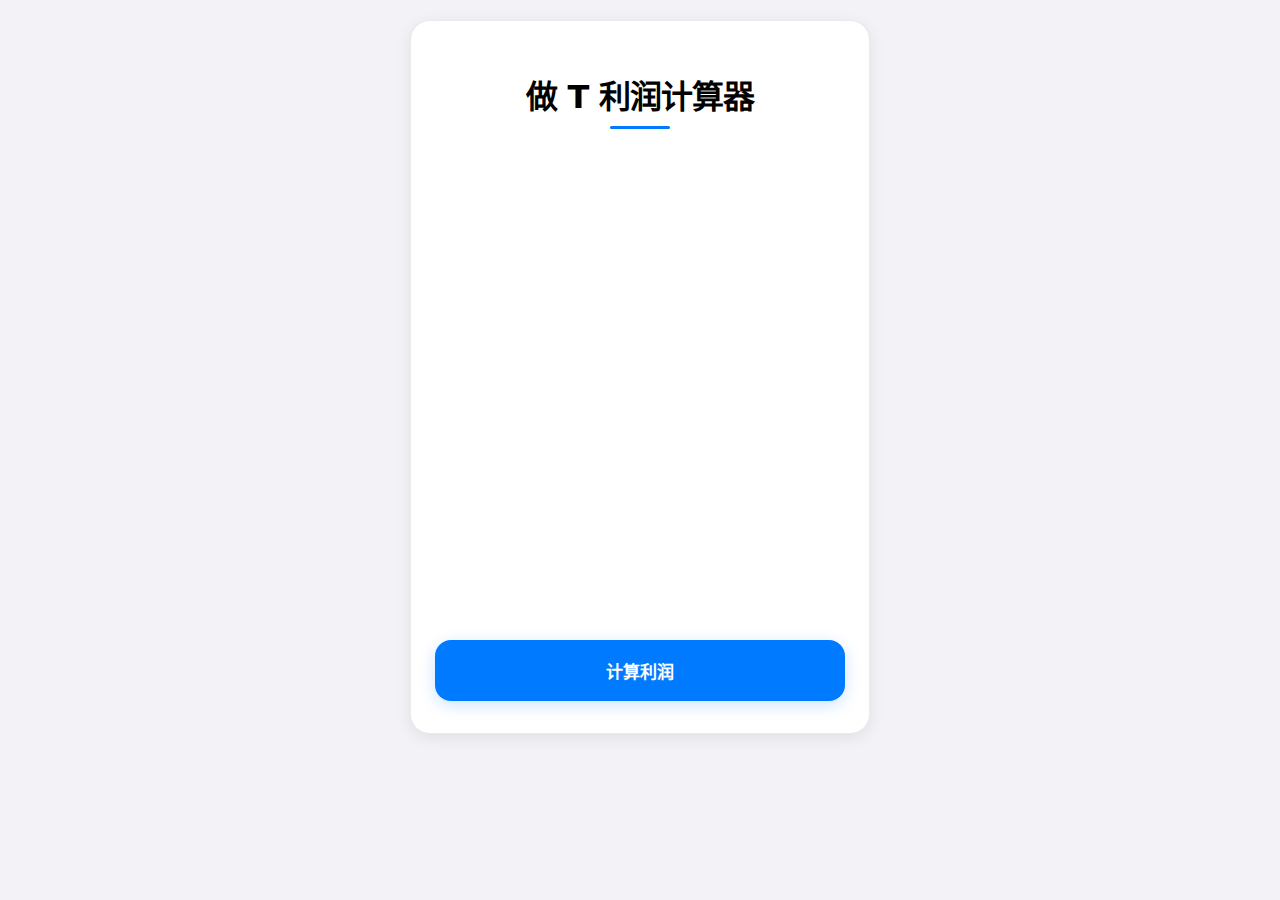
<file: buysell/index.html>
<!DOCTYPE html>
<html lang="zh-CN">
<head>
    <meta charset="UTF-8">
    <meta name="viewport" content="width=device-width, initial-scale=1.0, maximum-scale=1.0, user-scalable=no">
    <title>股票做T利润计算器</title>
    <link rel="stylesheet" href="styles.css">
</head>
<body class="loading">
    <div class="ios-card">
        <h1 class="ios-title">做 T 利润计算器</h1>

        <div class="ios-form-group">
            <label for="buyPrice" class="ios-label">
                <svg class="ios-label-icon" fill="currentColor" viewBox="0 0 20 20">
                    <path d="M8.433 7.418c.155-.103.346-.196.567-.267v1.698a2.305 2.305 0 01-.567-.267C8.07 8.34 8 8.114 8 8c0-.114.07-.34.433-.582zM11 12.849v-1.698c.22.071.412.164.567.267.364.243.433.468.433.582 0 .114-.07.34-.433.582a2.305 2.305 0 01-.567.267z"/>
                    <path fill-rule="evenodd" d="M10 18a8 8 0 100-16 8 8 0 000 16zm1-13a1 1 0 10-2 0v.092a4.535 4.535 0 00-1.676.662C6.602 6.234 6 7.009 6 8c0 .99.602 1.765 1.324 2.246.48.32 1.054.545 1.676.662v1.941c-.391-.127-.68-.317-.843-.504a1 1 0 10-1.51 1.31c.562.649 1.413 1.076 2.353 1.253V15a1 1 0 102 0v-.092a4.535 4.535 0 001.676-.662C13.398 13.766 14 12.991 14 12c0-.99-.602-1.765-1.324-2.246A4.535 4.535 0 0011 9.092V7.151c.391.127.68.317.843.504a1 1 0 101.511-1.31c-.563-.649-1.413-1.076-2.354-1.253V5z" clip-rule="evenodd"/>
                </svg>
                买入价格
            </label>
            <input type="text" id="buyPrice" class="ios-input" placeholder="输入成本价格" inputmode="decimal">
        </div>

        <div class="ios-form-group">
            <label for="sellPrice" class="ios-label">
                <svg class="ios-label-icon" fill="currentColor" viewBox="0 0 20 20">
                    <path fill-rule="evenodd" d="M4 4a2 2 0 00-2 2v4a2 2 0 002 2V6h10a2 2 0 00-2-2H4zm2 6a2 2 0 012-2h8a2 2 0 012 2v4a2 2 0 01-2 2H8a2 2 0 01-2-2v-4zm6 4a2 2 0 100-4 2 2 0 000 4z" clip-rule="evenodd"/>
                </svg>
                卖出价格
            </label>
            <input type="text" id="sellPrice" class="ios-input" placeholder="输入卖出价格" inputmode="decimal">
        </div>

        <div class="ios-form-group">
            <label for="quantity" class="ios-label">
                <svg class="ios-label-icon" fill="currentColor" viewBox="0 0 20 20">
                    <path fill-rule="evenodd" d="M10 2a4 4 0 00-4 4v1H5a1 1 0 00-.994.89l-1 9A1 1 0 004 18h12a1 1 0 00.994-1.11l-1-9A1 1 0 0015 7h-1V6a4 4 0 00-4-4zm2 5V6a2 2 0 10-4 0v1h4zm-6 3a1 1 0 112 0 1 1 0 01-2 0zm7-1a1 1 0 100 2 1 1 0 000-2z" clip-rule="evenodd"/>
                </svg>
                交易数量
            </label>
            <input type="number" id="quantity" class="ios-input" placeholder="输入交易股数" inputmode="numeric" step="100">
        </div>

        <div class="ios-form-group">
            <label for="commission" class="ios-label">
                <svg class="ios-label-icon" fill="currentColor" viewBox="0 0 20 20">
                    <path fill-rule="evenodd" d="M6 2a1 1 0 00-1 1v1H4a2 2 0 00-2 2v10a2 2 0 002 2h12a2 2 0 002-2V6a2 2 0 00-2-2h-1V3a1 1 0 10-2 0v1H7V3a1 1 0 00-1-1zm0 5a1 1 0 000 2h8a1 1 0 100-2H6z" clip-rule="evenodd"/>
                </svg>
                手续费 (可选)
            </label>
            <input type="text" id="commission" class="ios-input" placeholder="输入交易手续费，不填默认为0" inputmode="decimal">
        </div>

        <button class="ios-button" id="calculate-btn" onclick="calculateProfit()">
            <span>计算利润</span>
        </button>

        <div id="result-container" class="ios-result">
            <div class="ios-result-title">交易结果</div>
            
            <!-- 盈亏结果组 -->
            <div class="ios-result-section">
                <div class="ios-result-section-title">盈亏情况</div>
                <div class="ios-result-grid">
                    <div class="ios-result-item">
                        <div class="ios-result-item-label">盈亏金额</div>
                        <div id="profit-amount" class="ios-result-item-value main-value">0.00</div>
                    </div>
                    <div class="ios-result-item">
                        <div class="ios-result-item-label">收益率</div>
                        <div id="profit-percentage" class="ios-result-item-value">0.00%</div>
                    </div>
                </div>
            </div>

            <!-- 成本详情组 -->
            <div class="ios-result-section">
                <div class="ios-result-section-title">成本详情</div>
                <div class="ios-result-details">
                    <div class="ios-result-detail">
                        <div class="ios-result-detail-label">买入成本</div>
                        <div id="buy-cost" class="ios-result-detail-value">0.00</div>
                    </div>
                    <div class="ios-result-detail">
                        <div class="ios-result-detail-label">卖出收入</div>
                        <div id="sell-income" class="ios-result-detail-value">0.00</div>
                    </div>
                    <div class="ios-result-detail">
                        <div class="ios-result-detail-label">手续费</div>
                        <div id="commission-display" class="ios-result-detail-value">0.00</div>
                    </div>
                </div>
            </div>
        </div>
    </div>

    <script src="script.js"></script>
</body>
</html>
</file>
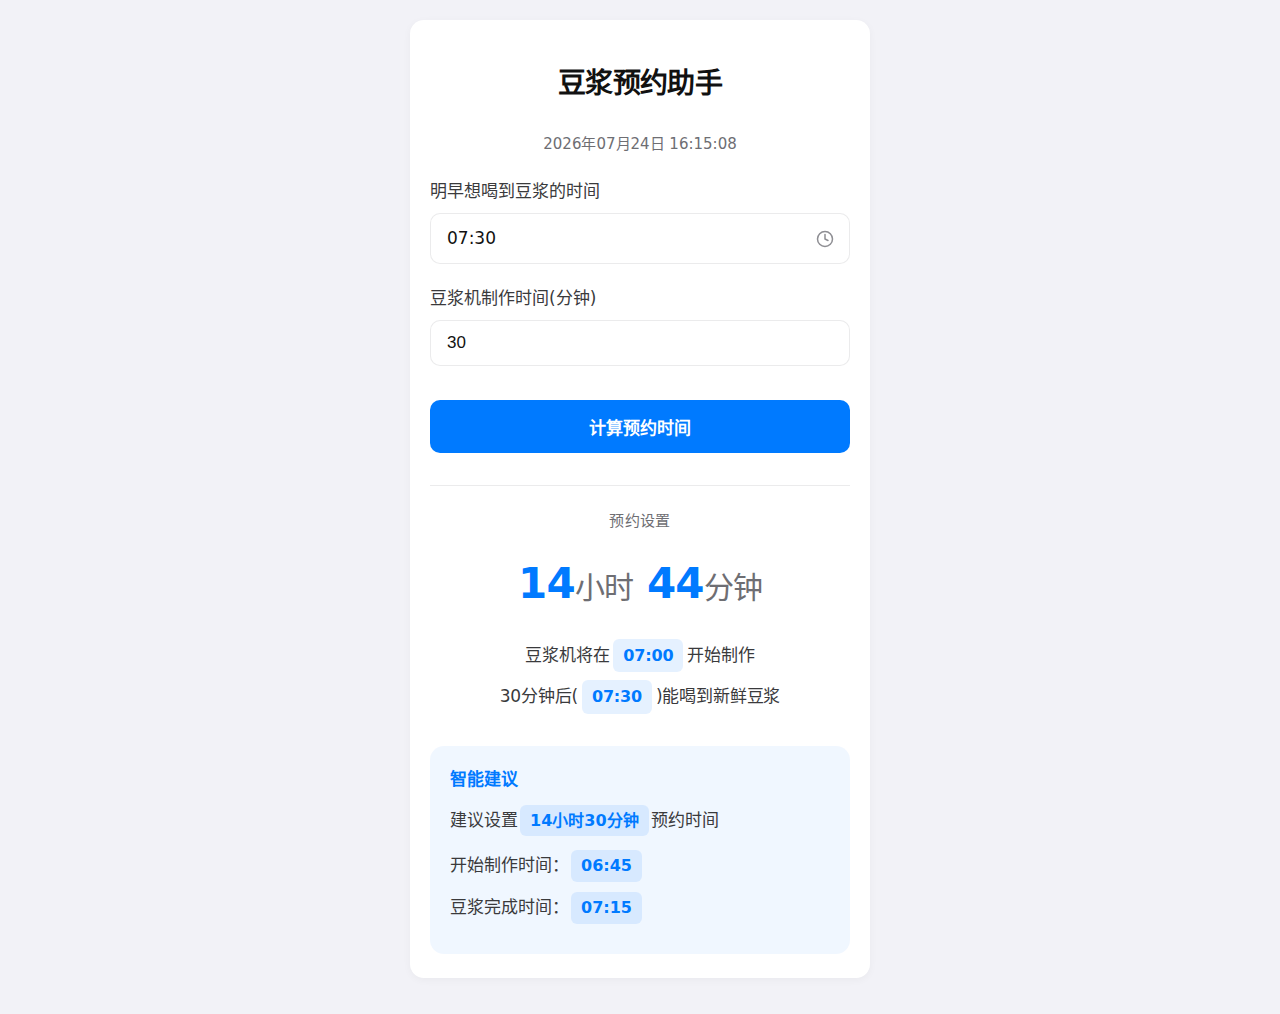
<file: doujiang/index.html>
<!DOCTYPE html>
<html lang="zh-CN">
<head>
    <meta charset="UTF-8">
    <meta name="viewport" content="width=device-width, initial-scale=1.0, maximum-scale=1.0, user-scalable=no">
    <meta name="apple-mobile-web-app-capable" content="yes">
    <meta name="apple-mobile-web-app-status-bar-style" content="default">
    <title>豆浆预约助手</title>
    <style>
        /* iOS 风格基础样式 */
        :root {
            --ios-blue: #007AFF;
            --ios-red: #FF3B30;
            --ios-green: #34C759;
            --ios-gray: #8E8E93;
            --ios-light-gray: #F2F2F7;
            --ios-extra-light-gray: #F9F9F9;
            --ios-border: rgba(60, 60, 67, 0.1);
            --ios-text-primary: #111111;
            --ios-text-secondary: #3a3a3c;
            --ios-text-tertiary: #6e6e73;
        }
        
        * {
            -webkit-tap-highlight-color: transparent;
            -webkit-touch-callout: none;
            box-sizing: border-box;
        }
        
        body {
            font-family: -apple-system, BlinkMacSystemFont, "SF Pro Text", "SF Pro Display", system-ui, sans-serif;
            max-width: 500px;
            margin: 0 auto;
            padding: 20px;
            background-color: var(--ios-light-gray);
            font-size: 17px;
            color: var(--ios-text-primary);
            line-height: 1.5;
            -webkit-font-smoothing: antialiased;
        }
        
        /* iOS 风格卡片 */
        .ios-card {
            background: #FFFFFF;
            border-radius: 14px;
            padding: 24px 20px;
            margin-bottom: 16px;
            box-shadow: 0 2px 8px rgba(0, 0, 0, 0.04);
        }
        
        /* iOS 风格标题 */
        .ios-title {
            font-size: 28px;
            font-weight: 700;
            color: var(--ios-text-primary);
            text-align: center;
            margin-bottom: 28px;
            letter-spacing: -0.02em;
        }
        
        /* iOS 风格分组标题 */
        .ios-section-title {
            font-size: 14px;
            font-weight: 600;
            color: var(--ios-gray);
            text-transform: uppercase;
            margin: 20px 0 8px 10px;
            letter-spacing: 0.03em;
        }
        
        /* iOS 风格表单组 */
        .ios-form-group {
            margin-bottom: 22px;
            position: relative;
        }
        
        /* iOS 风格标签 */
        .ios-label {
            display: block;
            margin-bottom: 8px;
            font-weight: 500;
            color: var(--ios-text-secondary);
            font-size: 17px;
        }
        
        /* iOS 风格输入框 */
        .ios-input {
            width: 100%;
            padding: 12px 16px;
            border: 1px solid var(--ios-border);
            border-radius: 10px;
            font-size: 17px;
            background-color: #FFFFFF;
            -webkit-appearance: none;
            color: var(--ios-text-primary);
        }
        
        .ios-input:focus {
            outline: none;
            border-color: var(--ios-blue);
            box-shadow: 0 0 0 1px var(--ios-blue);
        }
        
        /* iOS 风格按钮 */
        .ios-button {
            background: var(--ios-blue);
            color: white;
            border: none;
            padding: 14px;
            width: 100%;
            border-radius: 10px;
            font-size: 17px;
            font-weight: 600;
            cursor: pointer;
            margin-top: 12px;
            transition: background-color 0.2s, transform 0.1s;
        }
        
        .ios-button:active {
            opacity: 0.9;
            transform: scale(0.98);
        }
        
        /* iOS 风格当前时间显示 */
        .ios-current-time {
            text-align: center;
            margin: 0 0 24px;
            color: var(--ios-text-tertiary);
            font-size: 15px;
            font-weight: 400;
        }
        
        /* iOS 风格结果区域 */
        .ios-result {
            display: none;
            padding-top: 24px;
            border-top: 1px solid var(--ios-border);
            margin-top: 32px;
        }
        
        /* iOS 风格大时间显示 */
        .ios-time-big {
            font-size: 42px;
            font-weight: 700;
            color: var(--ios-blue);
            margin: 20px 0 24px;
            text-align: center;
            letter-spacing: -0.02em;
        }
        
        /* iOS 风格描述文本 */
        .ios-description {
            margin: 18px 0 22px;
            line-height: 1.7;
            color: var(--ios-text-secondary);
            text-align: center;
            font-size: 17px;
            letter-spacing: -0.01em;
            padding: 0 8px;
        }
        
        .ios-description .ios-time-tag {
            margin: 0 4px;
            vertical-align: baseline;
        }
        
        .ios-description-title {
            font-weight: 500;
            color: var(--ios-text-tertiary);
            margin-bottom: 12px;
            font-size: 15px;
            text-align: center;
            letter-spacing: 0.02em;
        }
        
        /* iOS 风格智能建议 */
        .ios-suggestion {
            margin-top: 32px;
            padding: 20px;
            background: rgba(0, 122, 255, 0.06);
            border-radius: 14px;
            color: var(--ios-text-secondary);
            font-size: 17px;
            line-height: 1.6;
        }
        
        .ios-suggestion-title {
            font-weight: 600;
            margin-bottom: 12px;
            color: var(--ios-blue);
            font-size: 17px;
        }
        
        .ios-suggestion p {
            margin: 10px 0;
        }
        
        /* iOS 风格时间标签 */
        .ios-time-tag {
            display: inline-block;
            background: rgba(0, 122, 255, 0.1);
            padding: 3px 10px;
            border-radius: 6px;
            margin: 0 2px;
            color: var(--ios-blue);
            font-weight: 600;
            font-size: 16px;
        }
        
        /* iOS 风格时间选择器 */
        input[type="time"] {
            display: block;
            width: 100%;
            padding: 12px 16px;
            border: 1px solid var(--ios-border);
            border-radius: 10px;
            font-size: 17px;
            background-color: #FFFFFF;
            color: var(--ios-text-primary);
            -webkit-appearance: none;
            text-align: left;
            direction: ltr;
            box-sizing: border-box;
        }
        
        /* 手机兼容性修复 */
        input[type="time"]::-webkit-datetime-edit {
            text-align: left;
            display: inline-block;
            padding: 0;
            width: auto;
            min-width: 80px;
        }
        
        input[type="time"]::-webkit-datetime-edit-fields-wrapper {
            text-align: left;
            padding-inline-start: 0;
        }
        
        input[type="time"]::-webkit-inner-spin-button,
        input[type="time"]::-webkit-clear-button {
            display: none;
        }
        
        input[type="time"]::-webkit-calendar-picker-indicator {
            filter: invert(0.5);
            margin-left: auto;
            float: right;
            position: relative;
        }
        
        /* Safari兼容性 */
        @media not all and (min-resolution:.001dpcm) { 
            @supports (-webkit-appearance:none) {
                input[type="time"] {
                    text-align-last: left;
                    padding-right: 25px;
                }
            }
        }
        
        /* iOS 特殊兼容处理 */
        @supports (-webkit-touch-callout: none) {
            input[type="time"] {
                -webkit-align-items: flex-start;
                align-items: flex-start;
                -webkit-justify-content: flex-start;
                justify-content: flex-start;
            }
        }
        
        /* iOS 输入框容器 */
        .ios-input-container {
            position: relative;
            width: 100%;
            display: flex;
            align-items: center;
        }

        /* u81eau5b9au4e49u65f6u95f4u9009u62e9u5668u5916u89c2 */
        .ios-time-picker {
            -webkit-appearance: none;
            -moz-appearance: none;
            appearance: none;
            position: relative;
            display: block;
            width: 100%;
            padding: 12px 16px;
            text-align: left;
            border: 1px solid var(--ios-border);
            border-radius: 10px;
            background-color: #FFFFFF;
            font-size: 17px;
            color: var(--ios-text-primary);
            box-sizing: border-box;
            cursor: pointer;
        }
        
        /* u60acu6d6eu72b6u6001 */
        .ios-time-picker:hover {
            border-color: var(--ios-blue);
        }

        /* u81eau5b9au4e49u65f6u95f4u9009u62e9u5668u7684u65f6u949fu56feu6807 */
        .ios-time-icon {
            position: absolute;
            right: 15px;
            top: 50%;
            transform: translateY(-50%);
            width: 18px;
            height: 18px;
            pointer-events: none;
            color: #8E8E93;
            display: flex;
            align-items: center;
            justify-content: center;
        }

        /* u9690u85cfu539fu751fu65f6u95f4u9009u62e9u5668u7684u9ed8u8ba4u6837u5f0f */
        #wake-time {
            -webkit-appearance: none;
            -moz-appearance: none;
            appearance: none;
            border: none;
            background: transparent;
            width: 100%;
            height: 100%;
            color: var(--ios-text-primary);
            position: absolute;
            top: 0;
            left: 0;
            opacity: 0;
            z-index: 2;
            cursor: pointer;
        }
        
        /* u5b9eu9645u663eu793au7684u65f6u95f4u6587u5b57 */
        .time-display {
            font-size: 17px;
            color: var(--ios-text-primary);
            display: block;
            width: 100%;
            text-align: left;
        }
    </style>
</head>
<body>
    <div class="ios-card">
        <h1 class="ios-title">豆浆预约助手</h1>
        
        <div class="ios-current-time" id="current-time">当前时间: --:--</div>
        
        <div class="ios-form-group">
            <label class="ios-label" for="wake-time">明早想喝到豆浆的时间</label>
            <div class="ios-input-container">
                <div class="ios-time-picker" onclick="document.getElementById('wake-time').click()">
                    <span class="time-display" id="time-display">07:30</span>
                    <div class="ios-time-icon">
                        <svg xmlns="http://www.w3.org/2000/svg" width="18" height="18" viewBox="0 0 24 24" fill="none" stroke="currentColor" stroke-width="2" stroke-linecap="round" stroke-linejoin="round">
                            <circle cx="12" cy="12" r="10"/>
                            <polyline points="12 6 12 12 16 14"/>
                        </svg>
                    </div>
                    <input type="time" id="wake-time" value="07:30" onchange="updateTimeDisplay(this)">
                </div>
            </div>
        </div>
        
        <div class="ios-form-group">
            <label class="ios-label" for="cook-time">豆浆机制作时间(分钟)</label>
            <input type="number" id="cook-time" class="ios-input" value="30" min="1" max="120">
        </div>
        
        <button class="ios-button" onclick="calculateTime()">计算预约时间</button>
        
        <div id="result" class="ios-result">
            <div class="ios-description-title">预约设置</div>
            <div class="ios-time-big" id="reservation-time"></div>
            <div class="ios-description" id="description"></div>
            
            <div class="ios-suggestion">
                <div class="ios-suggestion-title">智能建议</div>
                <div id="smart-suggestion"></div>
            </div>
        </div>
    </div>
    
    <script>
        // 更新时间选择器显示的时间
        function updateTimeDisplay(input) {
            document.getElementById('time-display').textContent = input.value;
        }
        
        // u70b9u51fbu65f6u95f4u9009u62e9u5668u533au57df
        function handleTimePickerClick() {
            const input = document.getElementById('wake-time');
            
            // u68c0u67e5u662fu5426u652fu6301showPickeru65b9u6cd5
            if (input.showPicker && typeof input.showPicker === 'function') {
                try {
                    input.showPicker();
                } catch (e) {
                    // u5982u679cu65b9u6cd5u6709u9519u8befuff0cu5219u6a21u62dfu70b9u51fb
                    input.click();
                }
            } else {
                // u4e0du652fu6301showPickeru65b9u6cd5uff0cu5219u76f4u63a5u70b9u51fb
                input.click();
            }
        }
        
        // u66f4u65b0u5f53u524du65f6u95f4
        function updateCurrentTime() {
            const now = new Date();
            const year = now.getFullYear();
            const month = (now.getMonth() + 1).toString().padStart(2, '0');
            const day = now.getDate().toString().padStart(2, '0');
            const hours = now.getHours().toString().padStart(2, '0');
            const minutes = now.getMinutes().toString().padStart(2, '0');
            const seconds = now.getSeconds().toString().padStart(2, '0');
            
            document.getElementById('current-time').textContent = 
                `${year}年${month}月${day}日 ${hours}:${minutes}:${seconds}`;
        }
        
        // 保存用户设置到本地存储
        function saveSettings() {
            const wakeTime = document.getElementById('wake-time').value;
            const cookTime = document.getElementById('cook-time').value;
            
            localStorage.setItem('doujiang_wake_time', wakeTime);
            localStorage.setItem('doujiang_cook_time', cookTime);
        }
        
        // 从本地存储加载用户设置
        function loadSettings() {
            const wakeTime = localStorage.getItem('doujiang_wake_time');
            const cookTime = localStorage.getItem('doujiang_cook_time');
            
            if (wakeTime) {
                document.getElementById('wake-time').value = wakeTime;
                document.getElementById('time-display').textContent = wakeTime;
            }
            
            if (cookTime) {
                document.getElementById('cook-time').value = cookTime;
            }
        }
        
        function calculateTime() {
            // 获取用户输入
            const wakeTimeStr = document.getElementById('wake-time').value;
            const cookTime = parseInt(document.getElementById('cook-time').value);
            
            if (isNaN(cookTime) || cookTime <= 0) {
                alert("请输入有效的制作时间");
                return;
            }
            
            // 保存设置到本地存储
            saveSettings();
            
            // 获取当前时间
            const now = new Date();
            
            // 解析早上时间
            const [wakeHours, wakeMinutes] = wakeTimeStr.split(':').map(Number);
            
            // 计算豆浆开始制作的时间（喝豆浆时间减去制作时间）
            const startCookingTime = new Date();
            startCookingTime.setHours(wakeHours, wakeMinutes - cookTime, 0, 0);
            
            // 如果开始时间早于当前时间，说明是明天的时间
            if (startCookingTime <= now) {
                startCookingTime.setDate(startCookingTime.getDate() + 1);
            }
            
            // 计算从现在到开始制作的时间差（毫秒）
            const timeDiffMs = startCookingTime.getTime() - now.getTime();
            
            // 转换为小时和分钟
            const timeDiffHours = Math.floor(timeDiffMs / (1000 * 60 * 60));
            const timeDiffMinutes = Math.floor((timeDiffMs % (1000 * 60 * 60)) / (1000 * 60));
            
            // 格式化输出时间
            const reservationTimeStr = 
                `${timeDiffHours}<span style="font-size:30px;font-weight:500;color:var(--ios-text-tertiary)">小时</span> ${timeDiffMinutes}<span style="font-size:30px;font-weight:500;color:var(--ios-text-tertiary)">分钟</span>`;
            
            // 显示结果
            document.getElementById('reservation-time').innerHTML = reservationTimeStr;
            
            // 计算开始制作的具体时间点
            const startCookingHours = startCookingTime.getHours().toString().padStart(2, '0');
            const startCookingMinutes = startCookingTime.getMinutes().toString().padStart(2, '0');
            const startCookingTimeStr = `${startCookingHours}:${startCookingMinutes}`;
            
            // 计算完成时间
            const finishTime = new Date(startCookingTime.getTime() + cookTime * 60 * 1000);
            const finishHours = finishTime.getHours().toString().padStart(2, '0');
            const finishMinutes = finishTime.getMinutes().toString().padStart(2, '0');
            const finishTimeStr = `${finishHours}:${finishMinutes}`;
            
            document.getElementById('description').innerHTML = 
                `<div>豆浆机将在<span class="ios-time-tag">${startCookingTimeStr}</span>开始制作</div>
                 <div style="margin-top:8px;">${cookTime}分钟后(<span class="ios-time-tag">${finishTimeStr}</span>)能喝到新鲜豆浆</div>`;
            
            // 按半小时(30分钟)为单位进行取整
            // 计算最接近的半小时倍数
            const totalMinutes = timeDiffHours * 60 + timeDiffMinutes;
            const halfHourUnits = Math.round(totalMinutes / 30);
            const roundedMinutes = halfHourUnits * 30;
            const roundedHours = Math.floor(roundedMinutes / 60);
            const remainingMinutes = roundedMinutes % 60;
            
            // 计算使用取整后预约时间的具体开始和完成时间点
            const suggestedStartDate = new Date(now.getTime() + roundedMinutes * 60 * 1000);
            const suggestedStartHours = suggestedStartDate.getHours().toString().padStart(2, '0');
            const suggestedStartMinutes = suggestedStartDate.getMinutes().toString().padStart(2, '0');
            
            // 计算完成时间
            const suggestedFinishDate = new Date(suggestedStartDate.getTime() + cookTime * 60 * 1000);
            const suggestedFinishHours = suggestedFinishDate.getHours().toString().padStart(2, '0');
            const suggestedFinishMinutes = suggestedFinishDate.getMinutes().toString().padStart(2, '0');
            
            let timeDisplay = '';
            if (roundedHours > 0) {
                timeDisplay += `${roundedHours}小时`;
            }
            if (remainingMinutes > 0) {
                timeDisplay += `${remainingMinutes}分钟`;
            }
            
            const smartSuggestion = `
                <p>建议设置<span class="ios-time-tag">${timeDisplay}</span>预约时间</p>
                <p style="margin-top:14px;">开始制作时间：<span class="ios-time-tag">${suggestedStartHours}:${suggestedStartMinutes}</span></p>
                <p style="margin-top:10px;">豆浆完成时间：<span class="ios-time-tag">${suggestedFinishHours}:${suggestedFinishMinutes}</span></p>
            `;
            
            document.getElementById('smart-suggestion').innerHTML = smartSuggestion;
            document.getElementById('result').style.display = 'block';
        }
        
        // 页面加载完成后自动计算一次并开始更新当前时间
        window.onload = function() {
            // 加载用户设置
            loadSettings();
            
            // 更新时间并设置定时器
            updateTimeDisplay(document.getElementById('wake-time'));
            
            // 更新当前时间
            updateCurrentTime();
            setInterval(updateCurrentTime, 1000);
            
            // 计算预约时间
            calculateTime();
        }
    </script>
</body>
</html>
</file>
<file: buysell/styles.css>
/* iOS 18 简洁设计系统 */
:root {
    /* 核心颜色 */
    --ios-blue: #007AFF;
    --ios-red: #FF3B30;
    --ios-green: #34C759;
    --ios-gray: #8E8E93;

    /* 亮色模式 - 背景色 */
    --ios-background: #F2F2F7;
    --ios-background-secondary: #FFFFFF;

    /* 亮色模式 - 文字颜色 */
    --ios-text-primary: #000000;
    --ios-text-secondary: #3C3C43;
    --ios-text-tertiary: #8E8E93;

    /* 亮色模式 - 边框和分隔线 */
    --ios-border: rgba(60, 60, 67, 0.2);
    --ios-separator: rgba(60, 60, 67, 0.1);

    /* 阴影 */
    --ios-shadow: 0 4px 16px rgba(0, 0, 0, 0.08);
    --ios-shadow-light: 0 2px 8px rgba(0, 0, 0, 0.04);
}

/* 暗黑模式变量定义 */
body.dark-mode {
    --ios-background: #1C1C1E;
    --ios-background-secondary: #2C2C2E;
    --ios-text-primary: #FFFFFF;
    --ios-text-secondary: rgba(235, 235, 245, 0.6);
    --ios-text-tertiary: rgba(235, 235, 245, 0.3);
    --ios-border: rgba(84, 84, 88, 0.65);
    --ios-separator: rgba(60, 60, 67, 0.36);
    --ios-blue: #0A84FF;
    --ios-shadow: 0 8px 24px rgba(0, 0, 0, 0.4);
}

/* 暗黑模式下拉框毛玻璃效果 */
body.dark-mode .profit-rate-dropdown {
    background-color: rgba(28, 28, 30, 0.65);
    border-color: rgba(84, 84, 88, 0.15);
}

* {
    -webkit-tap-highlight-color: transparent;
    -webkit-touch-callout: none;
    box-sizing: border-box;
}

body {
    font-family: -apple-system, BlinkMacSystemFont, "SF Pro Text", "SF Pro Display", system-ui, sans-serif;
    max-width: 500px;
    margin: 0 auto;
    padding: 20px;
    background: var(--ios-background);
    font-size: 17px;
    color: var(--ios-text-primary);
    line-height: 1.47;
    -webkit-font-smoothing: antialiased;
    min-height: 100vh;
    transition: background-color 0.3s ease, color 0.3s ease, opacity 0.3s ease;
}

/* 页面加载动画 */
body.loading {
    opacity: 0;
}

.ios-card {
    background: var(--ios-background-secondary);
    border-radius: 20px;
    padding: 32px 24px;
    margin-bottom: 20px;
    box-shadow: var(--ios-shadow);
    border: 1px solid var(--ios-separator);
    transition: transform 0.2s ease, box-shadow 0.2s ease, background-color 0.3s ease;
}

.ios-card:hover {
    transform: translateY(-2px);
    box-shadow: 0 8px 24px rgba(0, 0, 0, 0.12);
}

.ios-title {
    font-size: 32px;
    font-weight: 800;
    color: var(--ios-text-primary);
    text-align: center;
    margin-bottom: 32px;
    letter-spacing: -0.03em;
    position: relative;
}

.ios-title::after {
    content: '';
    position: absolute;
    bottom: -8px;
    left: 50%;
    transform: translateX(-50%);
    width: 60px;
    height: 3px;
    background: var(--ios-blue);
    border-radius: 2px;
}

.ios-form-group {
    margin-bottom: 24px;
    position: relative;
    animation: slideInUp 0.4s ease forwards;
    opacity: 0;
    transform: translateY(20px);
}

.ios-form-group:nth-child(2) { animation-delay: 0.1s; }
.ios-form-group:nth-child(3) { animation-delay: 0.2s; }
.ios-form-group:nth-child(4) { animation-delay: 0.3s; }
.ios-form-group:nth-child(5) { animation-delay: 0.4s; }

@keyframes slideInUp {
    to {
        opacity: 1;
        transform: translateY(0);
    }
}

.ios-label {
    display: flex;
    align-items: center;
    margin-bottom: 12px;
    font-weight: 600;
    color: var(--ios-text-secondary);
    font-size: 16px;
    gap: 8px;
}

.ios-label-icon {
    width: 20px;
    height: 20px;
    opacity: 0.7;
}

.ios-input {
    -webkit-appearance: none;
    appearance: none;
    width: 100%;
    padding: 16px 20px;
    border-radius: 16px;
    font-size: 17px;
    min-height: 56px;
    border: 1px solid var(--ios-border);
    background: var(--ios-background-secondary);
    color: var(--ios-text-primary);
    caret-color: var(--ios-blue);
    transition: all 0.3s ease;
}

.ios-input:focus {
    outline: none;
    border-color: var(--ios-blue);
    box-shadow: 0 0 0 4px rgba(10, 132, 255, 0.25);
    transform: translateY(-1px);
}

.ios-input::placeholder {
    color: var(--ios-text-tertiary);
    opacity: 1;
}

/* 错误状态样式 */
.ios-input.error {
    border-color: var(--ios-red);
    border-width: 2px;
    box-shadow: 0 0 0 4px rgba(255, 59, 48, 0.1);
    animation: shake 0.4s ease-in-out;
}

@keyframes shake {
    0%, 100% { transform: translateX(0); }
    25% { transform: translateX(-4px); }
    50% { transform: translateX(4px); }
    75% { transform: translateX(-4px); }
}

.ios-button {
    background: var(--ios-blue);
    color: white;
    border: none;
    padding: 18px 24px;
    width: 100%;
    border-radius: 16px;
    font-size: 17px;
    font-weight: 600;
    cursor: pointer;
    margin-top: 24px;
    transition: all 0.3s ease;
    box-shadow: 0 4px 16px rgba(0, 122, 255, 0.2);
    position: relative;
    overflow: hidden;
    min-height: 56px;
}

.ios-button:hover {
    background: #0056CC;
    transform: translateY(-2px);
    box-shadow: 0 8px 24px rgba(0, 122, 255, 0.3);
}

.ios-button:active {
    transform: scale(0.98) translateY(0);
}

.ios-button.loading {
    pointer-events: none;
}

.ios-button.loading::after {
    content: "";
    position: absolute;
    width: 16px;
    height: 16px;
    top: 50%;
    left: 50%;
    margin-left: -8px;
    margin-top: -8px;
    border: 2px solid rgba(255, 255, 255, 0.3);
    border-radius: 50%;
    border-top-color: white;
    animation: spin 0.8s linear infinite;
}

.ios-button.loading span {
    visibility: hidden;
}

@keyframes spin {
    to { transform: rotate(360deg); }
}

.ios-button:disabled {
    opacity: 0.6;
    cursor: not-allowed;
    transform: none;
    box-shadow: 0 4px 16px rgba(0, 122, 255, 0.2);
}

/* 结果展示区域 - 整体card */
.ios-result {
    display: none;
    margin-top: 24px;
    background: var(--ios-background-secondary);
    border-radius: 20px;
    padding: 24px;
    box-shadow: var(--ios-shadow);
    border: 1px solid var(--ios-separator);
    animation: resultSlideIn 0.4s ease forwards;
}

@keyframes resultSlideIn {
    from {
        opacity: 0;
        transform: translateY(16px);
    }
    to {
        opacity: 1;
        transform: translateY(0);
    }
}

.ios-result-title {
    font-size: 18px;
    font-weight: 600;
    color: var(--ios-text-primary);
    margin-bottom: 20px;
    text-align: center;
    letter-spacing: -0.01em;
}

/* 结果分组 */
.ios-result-section {
    margin-bottom: 20px;
}

.ios-result-section:last-child {
    margin-bottom: 0;
}

.ios-result-section-title {
    font-size: 16px;
    font-weight: 600;
    color: var(--ios-text-primary);
    margin-bottom: 12px;
    padding-left: 4px;
    letter-spacing: -0.01em;
}

/* 盈亏结果网格 */
.ios-result-grid {
    display: grid;
    grid-template-columns: 1fr 1fr;
    gap: 12px;
}

.ios-result-item {
    background: rgba(120, 120, 128, 0.1);
    border-radius: 12px;
    padding: 18px 16px;
    text-align: center;
}

.ios-result-item-label {
    font-size: 14px;
    color: var(--text-secondary);
    margin-bottom: 4px;
    font-weight: 500;
    position: relative;
    display: flex;
    align-items: center;
    justify-content: space-between;
}

/* 收益率设置相关样式 */
.profit-rate-settings {
    position: relative;
    display: inline-block;
}

.settings-icon {
    width: 16px;
    height: 16px;
    cursor: pointer;
    opacity: 0.6;
    transition: all 0.2s ease;
    margin-left: 8px;
}

.settings-icon:hover {
    opacity: 1;
    transform: rotate(90deg);
}

.profit-rate-dropdown {
    position: absolute;
    top: 100%;
    right: 0;
    background-color: rgba(248, 248, 252, 0.75);
    -webkit-backdrop-filter: blur(14px);
    backdrop-filter: blur(14px);
    border: 1px solid rgba(255, 255, 255, 0.15);
    border-radius: 12px;
    box-shadow: var(--ios-shadow);
    min-width: 180px;
    z-index: 1000;
    opacity: 0;
    visibility: hidden;
    transform: translateY(-10px);
    transition: all 0.3s ease;
    z-index: 2000;
}

/* 向上弹出的下拉框样式 */
.profit-rate-dropdown.dropdown-up {
    top: auto;
    bottom: 100%;
    transform: translateY(10px);
}

.profit-rate-dropdown.dropdown-up.show {
    transform: translateY(0);
}

.profit-rate-dropdown.show {
    opacity: 1;
    visibility: visible;
    transform: translateY(0);
}

.dropdown-header {
    padding: 12px 16px;
    font-size: 14px;
    font-weight: 600;
    color: var(--text-primary);
    border-bottom: 1px solid rgba(60, 60, 67, 0.06);
    text-align: center;
}

.dropdown-options {
    max-height: 200px;
    overflow-y: auto;
}

.dropdown-option {
    padding: 10px 16px;
    font-size: 14px;
    color: var(--ios-text-primary);
    cursor: pointer;
    transition: background-color 0.2s ease;
    border-bottom: 1px solid rgba(60, 60, 67, 0.06);
}

.dropdown-option:last-child {
    border-bottom: none;
}

.dropdown-option:hover {
    background-color: rgba(120, 120, 128, 0.1);
}

body.dark-mode .dropdown-option {
    border-bottom-color: rgba(84, 84, 88, 0.45);
}

.dropdown-option.selected {
    background-color: var(--primary-color);
    color: white;
}

.custom-input-container {
    padding: 12px 16px;
    border-top: 1px solid var(--ios-separator);
    display: flex;
    gap: 8px;
    align-items: center;
}

.custom-input-container input {
    flex: 1;
    padding: 8px 12px;
    border: 1px solid var(--ios-border);
    border-radius: 8px;
    font-size: 14px;
    background: var(--ios-background);
    color: var(--ios-text-primary);
    transition: all 0.2s ease;
}

.custom-input-container input:focus {
    outline: none;
    border-color: var(--ios-blue);
    box-shadow: 0 0 0 3px rgba(10, 132, 255, 0.2);
}

.custom-input-container button {
    padding: 8px 12px;
    background: var(--ios-blue);
    color: white;
    border: none;
    border-radius: 8px;
    font-size: 14px;
    font-weight: 500;
    cursor: pointer;
    transition: background-color 0.2s ease, transform 0.1s ease;
}

.custom-input-container button:hover {
    background: #0056CC;
}

.custom-input-container button:active {
    transform: scale(0.97);
}

.ios-result-item-value {
    font-size: 20px;
    font-weight: 700;
    color: var(--ios-text-primary);
    font-variant-numeric: tabular-nums;
    line-height: 1.2;
}

/* 主要数值（盈亏金额）突出显示 */
.ios-result-item-value.main-value {
    font-size: 24px;
    font-weight: 800;
}

/* 盈亏金额的主要样式 */
.ios-result-main-value {
    font-size: 24px;
    font-weight: 800;
    font-variant-numeric: tabular-nums;
    line-height: 1.2;
}

/* 成本详情列表 */
.ios-result-details {
    background: rgba(120, 120, 128, 0.05);
    border-radius: 12px;
    overflow: hidden;
    border: 1px solid var(--ios-separator);
}

.ios-result-detail {
    display: flex;
    justify-content: space-between;
    align-items: center;
    padding: 14px 16px;
    border-bottom: 1px solid var(--ios-separator);
}

.ios-result-detail:last-child {
    border-bottom: none;
}

.ios-result-detail-label {
    font-size: 15px;
    color: var(--ios-text-secondary);
    font-weight: 500;
}

.ios-result-detail-value {
    font-size: 15px;
    font-weight: 600;
    color: var(--ios-text-primary);
    font-variant-numeric: tabular-nums;
}

/* 动态颜色系统 */
.profit {
    color: var(--ios-red);
}

.loss {
    color: var(--ios-green);
}

.neutral {
    color: var(--ios-text-secondary);
}

/* Toast 弹窗样式 - 重构以模拟 iOS 18 通知 */
.toast {
    position: fixed;
    top: 10px;
    left: 50%;
    transform: translateX(-50%);

    /* 尺寸与间距 */
    width: calc(100% - 16px); /* 宽度由内容自适应 */
    max-width: 400px; /* 最大宽度，适配小屏幕 */
    padding: 14px 24px; /* 内部间距，营造药丸形状 */

    /* 背景质感 - 参照收益率下拉框，并略微提高不透明度以保证可读性 */
    background-color: rgba(248, 248, 252, 0.25);
    -webkit-backdrop-filter: blur(14px);
    backdrop-filter: blur(14px);

    /* 字体样式 */
    color: var(--ios-text-primary);
    font-size: 16px;
    text-align: left;

    /* 边框与圆角 */
    border-radius: 12px; /* 较大的圆角以形成药丸形状 */
    border: 1px solid var(--ios-separator);

    /* 其他样式 */
    box-shadow: var(--ios-shadow);
    z-index: 2000;
    pointer-events: none;
    opacity: 0;
    animation: toast-slide-in-out 3.5s ease-in-out forwards;
    transition: background-color 0.3s ease, color 0.3s ease, border-color 0.3s ease;
}

body.dark-mode .toast {
    /* 背景质感 - 参照暗黑模式下拉框 */
    background-color: rgba(28, 28, 30, 0.75);
    border-color: rgba(84, 84, 88, 0.65);
}

@keyframes toast-slide-in-out {
    0% {
        opacity: 0;
        transform: translate(-50%, -20px);
    }
    10%, 90% {
        opacity: 1;
        transform: translate(-50%, 0);
    }
    100% {
        opacity: 0;
        transform: translate(-50%, -20px);
    }
}

/* 响应式设计 */
@media (max-width: 480px) {
    body {
        padding: 16px;
    }

    .ios-card {
        padding: 24px 20px;
    }

    .ios-title {
        font-size: 24px;
        margin-bottom: 24px;
    }

    .ios-result {
        padding: 20px;
    }

    .ios-result-section {
        margin-bottom: 16px;
    }

    .ios-result-section-title {
        font-size: 15px;
        margin-bottom: 10px;
    }

    .ios-result-grid {
        grid-template-columns: 1fr 1fr;
        gap: 10px;
    }

    .ios-result-item {
        padding: 16px 14px;
    }

    .ios-result-item-value {
        font-size: 18px;
    }

    .ios-result-item-value.main-value {
        font-size: 22px;
    }

    .ios-result-detail {
        padding: 12px 14px;
    }
}

/* 无障碍支持 */
@media (prefers-reduced-motion: reduce) {
    * {
        animation-duration: 0.01ms !important;
        animation-iteration-count: 1 !important;
        transition-duration: 0.01ms !important;
    }
}
</file>
